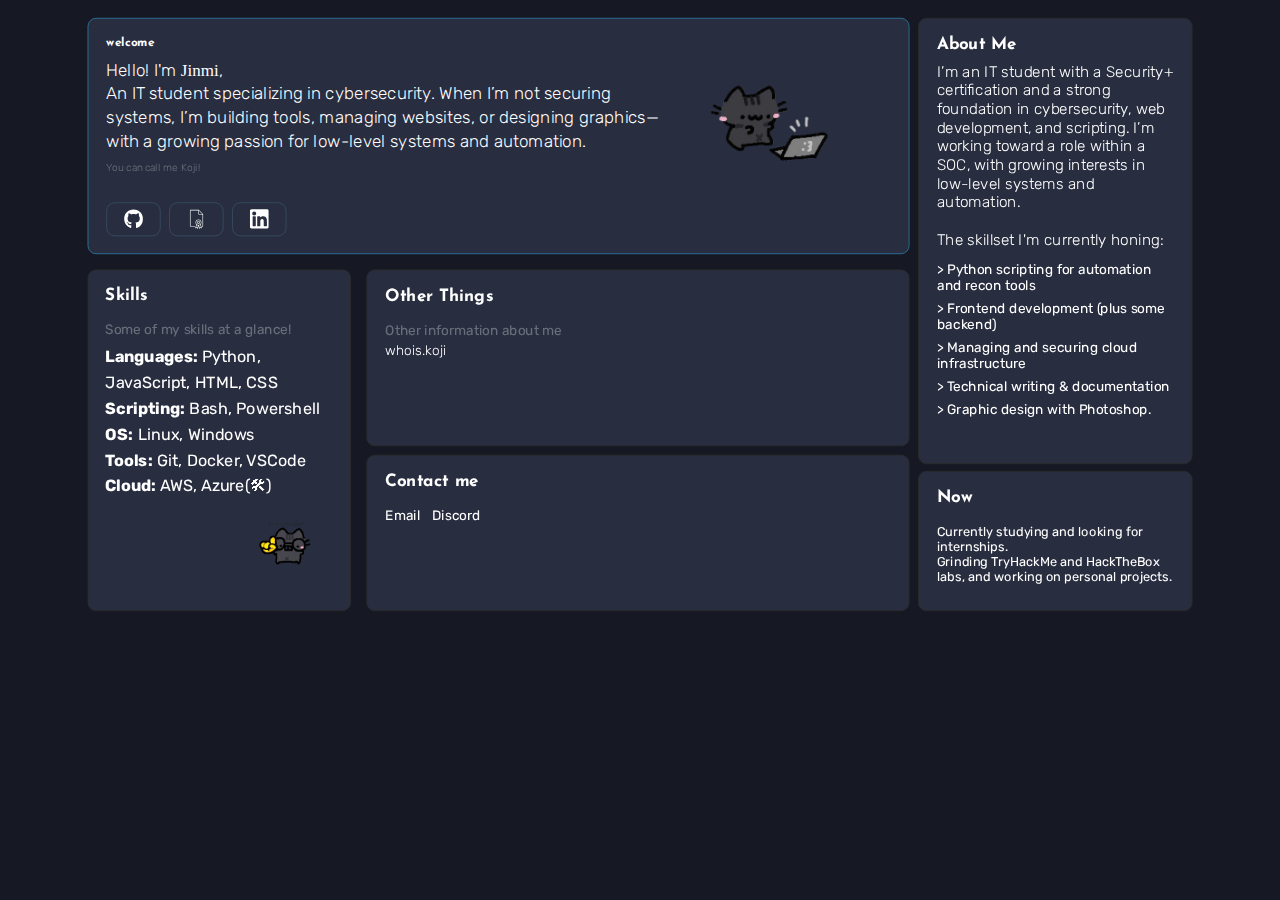
<file: index.html>
<!DOCTYPE html>
<html style="margin-bottom: 0; padding-bottom: 0;" lang="en">
<head>
    <meta charset="UTF-8">
    <meta name="viewport" content="width=device-width, initial-scale=1.0">
    <link rel="stylesheet" href="style.css">
    <link rel="preconnect" href="https://fonts.googleapis.com">



<link rel="preconnect" href="https://fonts.gstatic.com" crossorigin>
<link href="https://fonts.googleapis.com/css2?family=SUSE:wght@100..800&display=swap" rel="stylesheet">
    <link rel="preconnect" href="https://fonts.googleapis.com">
<link rel="preconnect" href="https://fonts.gstatic.com" crossorigin>
<link rel="preconnect" href="https://fonts.googleapis.com">
<link rel="preconnect" href="https://fonts.gstatic.com" crossorigin>
<link href="https://fonts.googleapis.com/css2?family=Rubik:wght@300..900&family=SUSE:wght@100..800&display=swap" rel="stylesheet">
<link href="https://fonts.googleapis.com/css2?family=Josefin+Sans:ital,wght@0,100..700;1,100..700&display=swap" rel="stylesheet">
    <link rel="preconnect" href="https://fonts.googleapis.com">
<link rel="preconnect" href="https://fonts.gstatic.com" crossorigin>
<link href="https://fonts.googleapis.com/css2?family=Poppins:ital,wght@0,100;0,200;0,300;0,400;0,500;0,600;0,700;0,800;0,900;1,100;1,200;1,300;1,400;1,500;1,600;1,700;1,800;1,900&display=swap" rel="stylesheet">
<link rel="stylesheet" href="mediaQuery.css">
    <title>Koji's Portfolio.</title>
</head>
<body>
    <header>
        <div class="mainGrid">
            <div class="div1">
                <div class="heroIntro">
                    <span class="text-container">
                        <h5>welcome</h5>
                    <p>
                        Hello! I'm <b>Jinmi</b>, <br>
                        An IT student specializing in cybersecurity. When I’m not securing systems, I’m building tools, managing websites, or designing graphics—with a growing passion for low-level systems and automation.
                    </p>
                    <h4 class="smol">You can call me Koji!</h4>

                    <div class="logoCon">
                        <a href="https://github.com/Jinmi-codes"><svg width="1.4em" xmlns="http://www.w3.org/2000/svg" viewBox="0 0 496 512"><!--!Font Awesome Free 6.6.0 by @fontawesome - https://fontawesome.com License - https://fontawesome.com/license/free Copyright 2024 Fonticons, Inc.--><path fill="#ffffff" d="M165.9 397.4c0 2-2.3 3.6-5.2 3.6-3.3 .3-5.6-1.3-5.6-3.6 0-2 2.3-3.6 5.2-3.6 3-.3 5.6 1.3 5.6 3.6zm-31.1-4.5c-.7 2 1.3 4.3 4.3 4.9 2.6 1 5.6 0 6.2-2s-1.3-4.3-4.3-5.2c-2.6-.7-5.5 .3-6.2 2.3zm44.2-1.7c-2.9 .7-4.9 2.6-4.6 4.9 .3 2 2.9 3.3 5.9 2.6 2.9-.7 4.9-2.6 4.6-4.6-.3-1.9-3-3.2-5.9-2.9zM244.8 8C106.1 8 0 113.3 0 252c0 110.9 69.8 205.8 169.5 239.2 12.8 2.3 17.3-5.6 17.3-12.1 0-6.2-.3-40.4-.3-61.4 0 0-70 15-84.7-29.8 0 0-11.4-29.1-27.8-36.6 0 0-22.9-15.7 1.6-15.4 0 0 24.9 2 38.6 25.8 21.9 38.6 58.6 27.5 72.9 20.9 2.3-16 8.8-27.1 16-33.7-55.9-6.2-112.3-14.3-112.3-110.5 0-27.5 7.6-41.3 23.6-58.9-2.6-6.5-11.1-33.3 2.6-67.9 20.9-6.5 69 27 69 27 20-5.6 41.5-8.5 62.8-8.5s42.8 2.9 62.8 8.5c0 0 48.1-33.6 69-27 13.7 34.7 5.2 61.4 2.6 67.9 16 17.7 25.8 31.5 25.8 58.9 0 96.5-58.9 104.2-114.8 110.5 9.2 7.9 17 22.9 17 46.4 0 33.7-.3 75.4-.3 83.6 0 6.5 4.6 14.4 17.3 12.1C428.2 457.8 496 362.9 496 252 496 113.3 383.5 8 244.8 8zM97.2 352.9c-1.3 1-1 3.3 .7 5.2 1.6 1.6 3.9 2.3 5.2 1 1.3-1 1-3.3-.7-5.2-1.6-1.6-3.9-2.3-5.2-1zm-10.8-8.1c-.7 1.3 .3 2.9 2.3 3.9 1.6 1 3.6 .7 4.3-.7 .7-1.3-.3-2.9-2.3-3.9-2-.6-3.6-.3-4.3 .7zm32.4 35.6c-1.6 1.3-1 4.3 1.3 6.2 2.3 2.3 5.2 2.6 6.5 1 1.3-1.3 .7-4.3-1.3-6.2-2.2-2.3-5.2-2.6-6.5-1zm-11.4-14.7c-1.6 1-1.6 3.6 0 5.9 1.6 2.3 4.3 3.3 5.6 2.3 1.6-1.3 1.6-3.9 0-6.2-1.4-2.3-4-3.3-5.6-2z"></path> </svg></a>
                        <a href="./certpage/index.html">
                             <svg width="1.4em" fill="white" height="800px" version="1.1" id="Layer_1" xmlns="http://www.w3.org/2000/svg" xmlns:xlink="http://www.w3.org/1999/xlink" viewBox="0 0 64 64" enable-background="new 0 0 64 64" xml:space="preserve">
                       <g id="Certificate-file">
                           <path d="M54.1076508,14.717124c-0.0053024-0.0955-0.0237999-0.1876001-0.0559006-0.2779007
                               c-0.0102005-0.0284996-0.0171013-0.0567999-0.0298004-0.0840998c-0.0480995-0.1046-0.1090012-0.2038994-0.1932983-0.2884998
                               c0,0-3.4248009-3.4394999-6.8535004-6.8759999c-1.7139015-1.7188001-3.4297028-3.4356-4.7187996-4.7227001
                               c-0.9531021-0.9511001-1.5810013-1.5781001-2.0234032-1.9677001c-0.006897-0.0098-0.0136986-0.0186-0.0205002-0.0284
                               c-0.0009995-0.0019-0.0019989-0.0029-0.0029984-0.0048l-0.0078011,0.0058c-0.6213989-0.5415-0.8670006-0.6004-1.1478996-0.4306
                               l-26.0746994,0.0009c-1.7079992,0-3.0977001,1.3907001-3.0977001,3.0996001v50.5655022
                               c0,0.8661995,0.3369007,1.6805992,0.9522009,2.2967987c0.6053991,0.6026001,1.4413996,0.9482994,2.2928991,0.9482994h13.1513996
                               c0.5527,0,1-0.4473,1-1c0-0.5527992-0.4473-1-1-1H13.1264496c-0.3270998,0-0.6483994-0.1338005-0.8799-0.3633003
                               c-0.2323999-0.232399-0.3652-0.5536995-0.3652-0.8817978V3.1427238c0-0.6064,0.4922009-1.0996001,1.0977001-1.0996001
                               l25.4626007-0.0009c0.0377007,2.2823002-0.0049019,8.6077995-0.0485992,12.7186995
                               c-0.002903,0.2676001,0.1016006,0.5244007,0.2891006,0.7139006c0.1875,0.1904001,0.4442978,0.2967997,0.7108994,0.2967997
                               h12.7255974v38.0997009c0,0.2851028-0.1152,0.5634003-0.3173981,0.7656021
                               c-0.2041016,0.2040977-0.4756012,0.3163986-0.7645988,0.3163986h-0.455101c-0.5527,0-1,0.4472008-1,1c0,0.5527,0.4473,1,1,1
                               h0.455101c0.8241997,0,1.5985985-0.3213005,2.1796989-0.9033012c0.5732002-0.5732994,0.902298-1.3671989,0.902298-2.1786995
                               V14.7716236C54.1186485,14.7523241,54.1087494,14.7362242,54.1076508,14.717124z M40.4038506,13.7716236
                               C40.45755,8.5080242,40.4741516,5.380024,40.4585495,3.4992237c2.3398018,2.3340001,6.6297989,6.6346998,10.2538986,10.2723999
                               H40.4038506z"></path>
                           <path d="M46.4301491,49.4289246c-0.0370979-0.1273003-0.0993004-0.2401009-0.1764984-0.3384018
                               c1.4456978-1.7341003,2.3171997-3.9636993,2.3171997-6.3979988c0-5.5228004-4.4771996-10-10-10c-5.5228996,0-10,4.4771996-10,10
                               c0,2.5708008,0.9783993,4.9075012,2.5725002,6.6790009L27.7680492,60.942524
                               c-0.1103001,0.3779984,0.0117016,0.7862015,0.3116016,1.0419998c0.299799,0.2549019,0.7206993,0.3086014,1.0770988,0.1416016
                               l3.4014015-1.6162033l2.1376991,3.0996017c0.1884003,0.2734985,0.4980011,0.4326973,0.8232002,0.4326973
                               c0.0565987,0,0.1133003-0.0048981,0.169899-0.0146942c0.3848-0.0664024,0.6953011-0.3496017,0.7959023-0.7266045
                               l2.2945976-8.5613976l2.2943001,8.5613976c0.1006012,0.3760033,0.410202,0.6592026,0.7938995,0.7266045
                               c0.0577011,0.0097961,0.1152992,0.0146942,0.1719017,0.0146942c0.3241997,0,0.6319008-0.157299,0.8213005-0.4296989
                               l2.1436005-3.0839996l3.3993988,1.5996017c0.3554001,0.1660004,0.7753983,0.1102982,1.0760994-0.1455002
                               c0.2989006-0.2549019,0.4199982-0.6621017,0.3096008-1.0401001L46.4301491,49.4289246z M38.5708504,34.5973244
                               c4.4636993,0,8.0951996,3.6315002,8.0951996,8.0951996c0,4.4637985-3.6315002,8.0952988-8.0951996,8.0952988
                               c-4.4637985,0-8.0953007-3.6315002-8.0953007-8.0952988C30.4755497,38.2288246,34.1070518,34.5973244,38.5708504,34.5973244z
                                M35.1137505,60.692524l-1.3925018-2.0185013c-0.2792969-0.4043007-0.809597-0.5478973-1.2519989-0.3359985l-2.1571999,1.024498
                               l2.4841995-8.5150986c1.3003006,0.9225998,2.8286018,1.5391998,4.4862022,1.7528992L35.1137505,60.692524z M45.0913506,58.3586235
                               c-0.4424019-0.2080994-0.9687996-0.0654984-1.2471008,0.3348999l-1.3964996,2.0088005l-2.1875992-8.1632004
                               c1.6489983-0.2812004,3.1576996-0.9631996,4.4260979-1.9464989l2.5623016,8.781601L45.0913506,58.3586235z"></path>
                           <path d="M38.5708504,47.692524c2.7613983,0,5-2.2384987,5-5c0-2.7613983-2.2386017-5-5-5c-2.7614021,0-5,2.2386017-5,5
                               C33.5708504,45.4540253,35.8094482,47.692524,38.5708504,47.692524z M38.5708504,39.692524c1.6542015,0,3,1.3457985,3,3
                               c0,1.6543007-1.3457985,3-3,3c-1.6543007,0-3-1.3456993-3-3C35.5708504,41.0383224,36.9165497,39.692524,38.5708504,39.692524z"></path>
                       </g>
                       </svg></a>
                       <a href="https://www.linkedin.com/in/olaosoko-jinmi/"><svg height="103px" width="1.4em" version="1.1" id="Layer_1" xmlns="http://www.w3.org/2000/svg" xmlns:xlink="http://www.w3.org/1999/xlink" viewBox="0 0 382 382" xml:space="preserve" fill="#ffffff" stroke="#ffffff"><g id="SVGRepo_bgCarrier" stroke-width="0"></g><g id="SVGRepo_tracerCarrier" stroke-linecap="round" stroke-linejoin="round" stroke="#CCCCCC" stroke-width="2.292"></g><g id="SVGRepo_iconCarrier"> <path style="fill:#ffffff;" d="M347.445,0H34.555C15.471,0,0,15.471,0,34.555v312.889C0,366.529,15.471,382,34.555,382h312.889 C366.529,382,382,366.529,382,347.444V34.555C382,15.471,366.529,0,347.445,0z M118.207,329.844c0,5.554-4.502,10.056-10.056,10.056 H65.345c-5.554,0-10.056-4.502-10.056-10.056V150.403c0-5.554,4.502-10.056,10.056-10.056h42.806 c5.554,0,10.056,4.502,10.056,10.056V329.844z M86.748,123.432c-22.459,0-40.666-18.207-40.666-40.666S64.289,42.1,86.748,42.1 s40.666,18.207,40.666,40.666S109.208,123.432,86.748,123.432z M341.91,330.654c0,5.106-4.14,9.246-9.246,9.246H286.73 c-5.106,0-9.246-4.14-9.246-9.246v-84.168c0-12.556,3.683-55.021-32.813-55.021c-28.309,0-34.051,29.066-35.204,42.11v97.079 c0,5.106-4.139,9.246-9.246,9.246h-44.426c-5.106,0-9.246-4.14-9.246-9.246V149.593c0-5.106,4.14-9.246,9.246-9.246h44.426 c5.106,0,9.246,4.14,9.246,9.246v15.655c10.497-15.753,26.097-27.912,59.312-27.912c73.552,0,73.131,68.716,73.131,106.472 L341.91,330.654L341.91,330.654z"></path> </g></svg></a>
                        
                        
                    </div>
                    </span>
                 <img src="./Images/8K2BfUcl-removebg-preview.png" alt="nothing, sob">
                </div>
                
<div class="otherStuff">
    <h1 class="skills">Skills</h1>
    <p>Some of my skills at a glance!</p>

    <div class="skills-container">
        <div class="skills-text">
            <p><strong>Languages:</strong> <span class="lang">Python, JavaScript, HTML, CSS</span></p>
            <p><strong>Scripting:</strong> <span class="lang">Bash, Powershell</span></p>
            <p><strong>OS:</strong> <span class="lang">Linux, Windows</span></p>
            <p><strong>Tools:</strong> <span class="lang">Git, Docker, VSCode</span></p>
             <p><strong>Cloud:</strong> <span class="lang">AWS, Azure(🛠)</span></p>
           <div style="display: flex; max-width: 100%; align-items: center; justify-content: flex-end;" ><img width="110px" src="./Images/ERRRM-removebg-preview.png" alt=""></div>
        </div>
    </div>
</div>



                <div class="duoGrid">
                    <div class="someProj">
                        <h1>Other Things</h1>
                        <p>Other information about me</p>
                        <a href="https://medium.com/@k0ji">whois.koji</a>
                    </div>

                    <div class="contact">
                        <h1>Contact me</h1>
                        <div class="contactLinks">
                            <a href="mailto:jinmiolaosoko@gmail.com">Email</a>
                            <a href="https://discord.com/users/koji.w">Discord</a>
                        </div>
                    </div>
                </div>
                
            </div>

            <div class="div2">
                <div class="about">
                    <h1>About Me</h1>
                    <p>
                       I’m an IT student with a Security+ certification and a strong foundation in cybersecurity, web development, and scripting. I’m working toward a role within a SOC, with growing interests in low-level systems and automation. <br><br>
                        The skillset I'm currently honing:
                    </p>

                    <p>
                        
                    </p>
                    <div>
                        <li style="list-style: none;"> > Python scripting for automation and recon tools</li>
                        <li style="list-style: none;"> > Frontend development (plus some backend)</li>
                        <li style="list-style: none;"> > Managing and securing cloud infrastructure</li>
                        <li style="list-style: none;"> > Technical writing & documentation</li>
                        <li style="list-style: none;"> > Graphic design with Photoshop.</li>
                    </div>
                </div>
                <div class="present">
                    <h1>Now</h1>    
                    <p>
                        Currently studying and looking for internships. <br>
                        Grinding TryHackMe and HackTheBox labs, and working on personal projects. <br>
                    </p>
                </div>
            </div>
        </div>
    </header>
</body>
</html>
</file>
<file: style.css>
*{
    margin: 0;
    box-sizing: border-box;
    font-family: h;
     /* border: solid black 1px;  */
    color: white;
}

body{

    background-color: #161923;}


@media (min-width: 768px) {
  body {
    transform: scale(0.85);
    transform-origin: top left;
    width: 117.6471%;
  }

  html, body {
    overflow: hidden;
  }
}

p{
    font-family: "Rubik", sans-serif;
}

h1{
    font-family: "Josefin Sans", sans-serif;
}

h4{
    font-family: "Rubik", sans-serif;
    font-size: 12px;
    font-weight: 100;
   opacity: 30%;
}


.mainGrid {

    display: grid;
    grid-template-columns: 3fr 1fr;
    max-width: 1300px;
    grid-gap: 10px;

    max-height: 100%;
    margin: 0 auto;
    margin-top: 1.3em;

    
}

.div1 {
    display: grid;
    grid-template-columns: 1fr 1fr 1fr ;
    grid-template-rows: minmax(100px, auto);
    grid-gap: 18px;
}

.heroIntro{
    grid-column: 1/4;
    
    display: grid;
    grid-template-columns: 3fr 1fr;
    gap: 1em;
    background: #282D3F;
    border: solid  #2B79A2 1px;
    border-radius: 10px;
    
    padding: 1.3em;
    padding-right: 40px;
}

.heroIntro:hover{
    border: solid #384E63 1px ;
}

.heroIntro > img{
    max-width: 12em;
    border-radius: 50%;
}

.text-container{
    display: flex;
    flex-direction: column;
    gap: 10px;
    
}
.text-container > p{

    font-size: 20px;
    line-height: 28px;

    font-weight: 300;
    
}
.text-container > h5{
    font-family: "Josefin Sans", sans-serif;
    font-size: 14px;
}

.text-container > h4{
      margin-bottom: 2em;
}

.logoCon{
    max-width: fit-content;
  display: grid;
  grid-template-columns: repeat(3, 1fr);
  grid-gap: 10px;
}
.logoCon > a{
    border: solid #384E63 1px ;
    display: flex;
    width: 4em;
    height: 2.5em;
    text-align: center;
    align-items: center;
    justify-content: center;
    
    border-radius: 10px;

}

.logoCon > div{
    border: solid #384E63 1px ;
    display: flex;
    width: 4em;
    height: 2.5em;
    text-align: center;
    align-items: center;
    justify-content: center;
    
    border-radius: 10px;

}
.logoCon > svg{
    fill: white;
    
    
}

.otherStuff{
    border: solid #2C2C2C 1px;
    border-radius: 10px;
    padding: 1.3em;
    font-family: "Rubik", sans-serif;
    background: #282D3F;
}
.otherStuff {
    padding: 20px;
    max-width: 900px;
    margin: 0 auto;
    font-family: inherit;
}

.skills-container {
    display: flex;
    justify-content: space-between;
    align-items: flex-start;
    gap: 20px;
    flex-wrap: wrap;

}

.skills-text {
    flex: 1;
    
    min-width: 250px;
    font-size: 19px;
    line-height: 1.6;
    font-family: "Rubik", sans-serif;
}
.skills-text p strong{
        font-family: "Rubik", sans-serif;
}
.lang{
        font-family: "Rubik", sans-serif;
}
.skills-image {
    flex: 0 0 auto;
    width: 120px;
    text-align: right;
}

.skills-image img {
    max-width: 100%;
    height: auto;
}

@media (max-width: 600px) {
    .skills-container {
        flex-direction: column;
        align-items: center;
       
    }

    .skills-image {
        text-align: center;
        margin-top: 15px;
    }
}

.otherStuff > span{
    font-size: 20px;
    font-weight: 500;
    margin-bottom: 1em;
    padding-bottom: 5px;
}

.otherStuff:hover{
            border: solid #384E63 1px }

.someProj:hover{
    border: solid #384E63 1px ;
}

.contact:hover{
    border: solid #384E63 1px ;
}

.about:hover{
    border: solid #384E63 1px ;
}

.present:hover{
    border: solid #384E63 1px ;
}


.otherStuff > h1{
    font-size: 20px;
    margin-bottom: 1em;
}

.otherStuff >p{
    font-size: 16px;
    opacity: 30%;
    margin-bottom: 0.5em;
}

.linkList{
    list-style: none;
    font-family: "Rubik", sans-serif ;

}
.linkList > li{
    padding-top: 10px;
    padding-bottom: 10px;
}
.linkList > li >a{
    text-decoration: none;
    font-family: "Rubik", sans-serif ;
    font-size: 16px
}

.duoGrid{
    display: grid;
    grid-template-columns: 1fr;
    
    grid-gap: 10px;
}

.someProj{
    border: solid #2C2C2C 1px;
    border-radius: 10px;
    padding: 1.3em;
   
    background: #282D3F;
}

.someProj > h1{
    font-size: 20px;
    margin-bottom: 1em;
}
.someProj > a{
    text-decoration: none;
    font-size: 16px;
    font-family: "Rubik", sans-serif ;
    font-weight: 100;
}
.someProj > p{

    opacity: 30%;
    font-size: 16px;
    margin-bottom:  5px;
}

.contact{
    border: solid #2C2C2C 1px;
    border-radius: 10px;
    padding: 1.3em;
   
    background: #282D3F;
}

.contact > h1{
    font-size: 20px;
    margin-bottom: 1em;
}

.contactLinks >a{
    text-decoration: none;
    font-family: "Rubik", sans-serif ;
    font-size: 16px;
    margin-right: 10px;
}

.div2{
    display: grid;
    grid-template-columns: 1fr;
    grid-template-rows: auto;
    grid-row-gap: 0.5em;

}

.about{
    background: #282D3F;
    border: solid #2C2C2C 1px;
    border-radius: 10px;
    
    padding: 1.3em;


}

.about>h1{
    font-size: 20px;
    margin-bottom: 0.5em;
}

.about>h1~p{
    font-size: 18px;
    margin-bottom: 0.8em;
    font-weight: 200;
}

.about>div>li{
    font-size: 16px;
    font-family: "Rubik", sans-serif ;
    padding-bottom: 0.5em;

}

.about>div{

    margin-bottom: 1em;
}

.present{  
    background: #282D3F;
    border: solid #2C2C2C 1px;
    border-radius: 10px;
    
    padding: 1.3em;

}

.present >h1{

    font-size: 20px;
    margin-bottom: 1em;
}

.present>p{

    font-size: 15px;
}
</file>
<file: mediaQuery.css>
@media(min-width:1024px){
    .heroIntro{
        grid-column: 1/4;

    }    

    .duoGrid{
        grid-column: 2/4 ;
    }
}

@media(max-width:1024px){
    .mainGrid{
        grid-template-columns:1fr ;
    }
    
    .duoGrid{
        grid-column: 2/4 ;
    }
    
}

@media(max-width:764px){

    .mainGrid{

        margin-left:1em ;
        margin-right: 1em;
    }
    .div1{
        display: flex;
        flex-direction: column;
    }


    .heroIntro >img{
        display: none;
    }
    .heroIntro{
        grid-template-columns: 1fr;
    }
   


}
</file>
